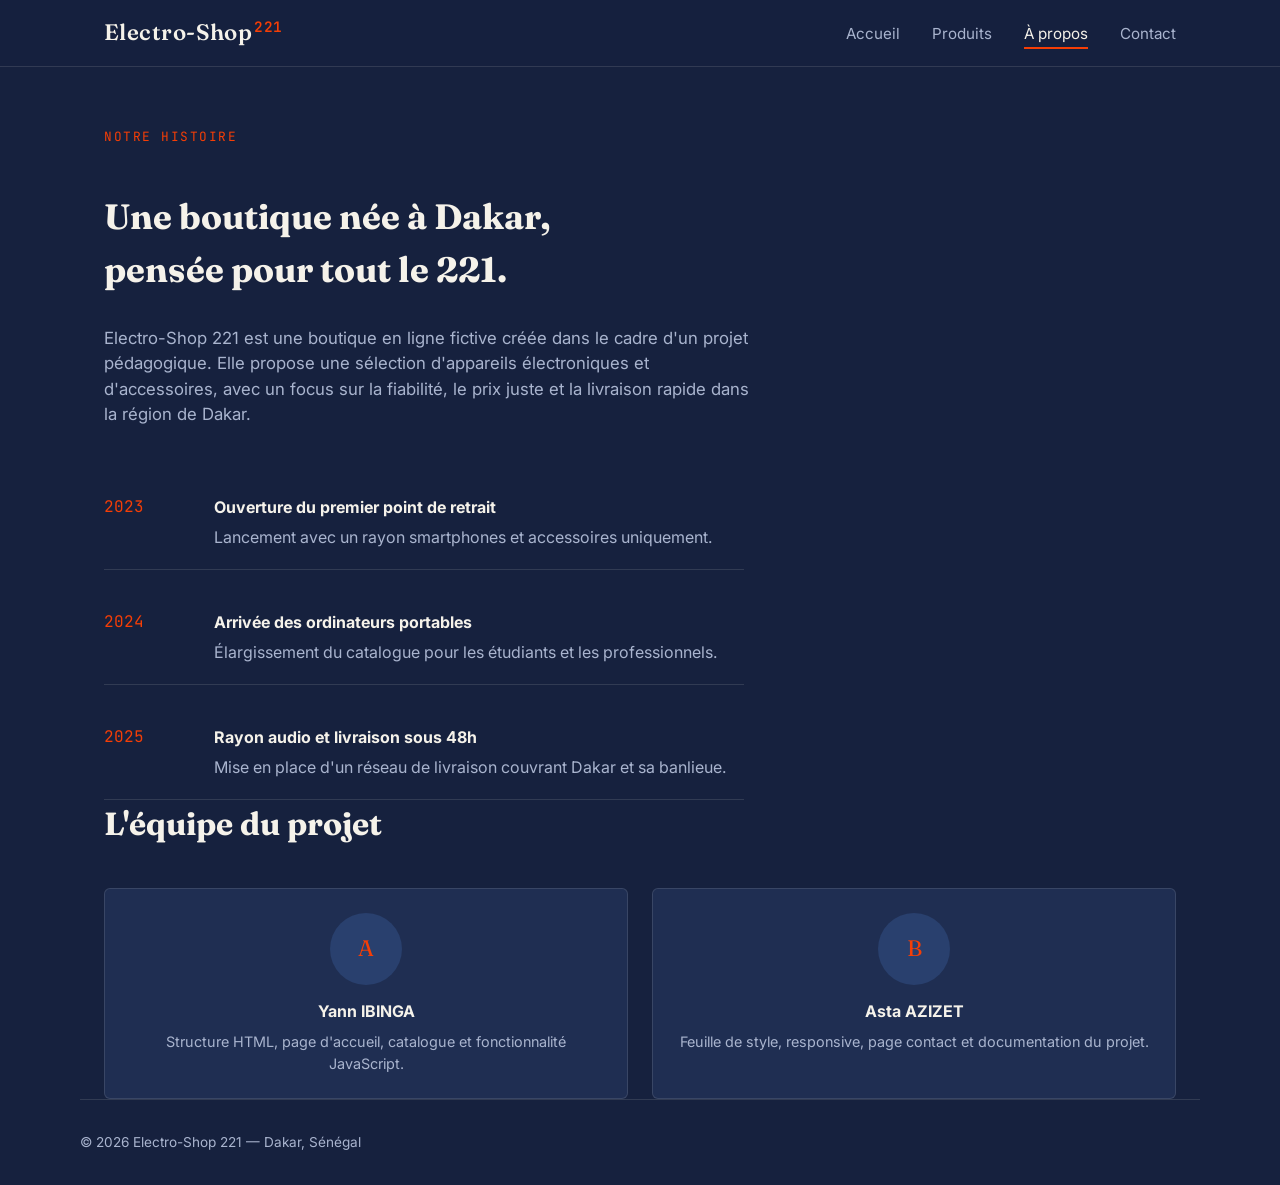
<file: apropos.html>
<!DOCTYPE html>
<html lang="fr">
<head>
  <meta charset="UTF-8">
  <meta name="viewport" content="width=device-width, initial-scale=1.0">
  <title>Electro-Shop 221 — À propos</title>
  <link rel="preconnect" href="https://fonts.googleapis.com">
  <link href="https://fonts.googleapis.com/css2?family=Fraunces:wght@500;600;700&family=Inter:wght@400;500;600&family=JetBrains+Mono:wght@400;500&display=swap" rel="stylesheet">
  <link rel="stylesheet" href="style.css">
</head>
<body>

  <header class="site-header">
    <div class="nav-inner">
      <a href="index.html" class="logo">Electro-Shop<span class="logo-code">221</span></a>
      <nav class="main-nav">
        <ul>
          <li><a href="index.html">Accueil</a></li>
          <li><a href="produits.html">Produits</a></li>
          <li><a href="apropos.html" class="active">À propos</a></li>
          <li><a href="contact.html">Contact</a></li>
        </ul>
      </nav>
      <button class="nav-toggle" aria-label="Ouvrir le menu" aria-expanded="false">
        <span></span><span></span><span></span>
      </button>
    </div>
  </header>

  <section class="container" style="padding-top:56px;">
    <span class="eyebrow">Notre histoire</span>
    <h2 style="font-family:var(--font-display); font-size:2.2rem; max-width:20ch;">Une boutique née à Dakar, pensée pour tout le 221.</h2>
    <p style="color:var(--text-muted); max-width:60ch; font-size:1.05rem;">
      Electro-Shop 221 est une boutique en ligne fictive créée dans le cadre d'un projet pédagogique.
      Elle propose une sélection d'appareils électroniques et d'accessoires, avec un focus sur la
      fiabilité, le prix juste et la livraison rapide dans la région de Dakar.
    </p>

    <div class="timeline" style="margin-top:48px; max-width:640px;">
      <div class="timeline-item">
        <span class="year">2023</span>
        <div>
          <strong>Ouverture du premier point de retrait</strong>
          <p style="color:var(--text-muted); margin:6px 0 0;">Lancement avec un rayon smartphones et accessoires uniquement.</p>
        </div>
      </div>
      <div class="timeline-item">
        <span class="year">2024</span>
        <div>
          <strong>Arrivée des ordinateurs portables</strong>
          <p style="color:var(--text-muted); margin:6px 0 0;">Élargissement du catalogue pour les étudiants et les professionnels.</p>
        </div>
      </div>
      <div class="timeline-item">
        <span class="year">2025</span>
        <div>
          <strong>Rayon audio et livraison sous 48h</strong>
          <p style="color:var(--text-muted); margin:6px 0 0;">Mise en place d'un réseau de livraison couvrant Dakar et sa banlieue.</p>
        </div>
      </div>
    </div>
  </section>

  <section class="container">
    <div class="section-head">
      <div>
        <h2>L'équipe du projet</h2>
      </div>
    </div>
    <div class="team-grid">
      <div class="team-card">
        <div class="avatar">A</div>
        <strong>Yann IBINGA</strong>
        <p style="color:var(--text-muted); font-size:0.9rem; margin:8px 0 0;">Structure HTML, page d'accueil, catalogue et fonctionnalité JavaScript.</p>
      </div>
      <div class="team-card">
        <div class="avatar">B</div>
        <strong>Asta AZIZET</strong>
        <p style="color:var(--text-muted); font-size:0.9rem; margin:8px 0 0;">Feuille de style, responsive, page contact et documentation du projet.</p>
      </div>
    </div>
  </section>

  <footer class="site-footer container">
    <span>© 2026 Electro-Shop 221 — Dakar, Sénégal</span>
  </footer>

  <script src="script.js"></script>
</body>
</html>
</file>
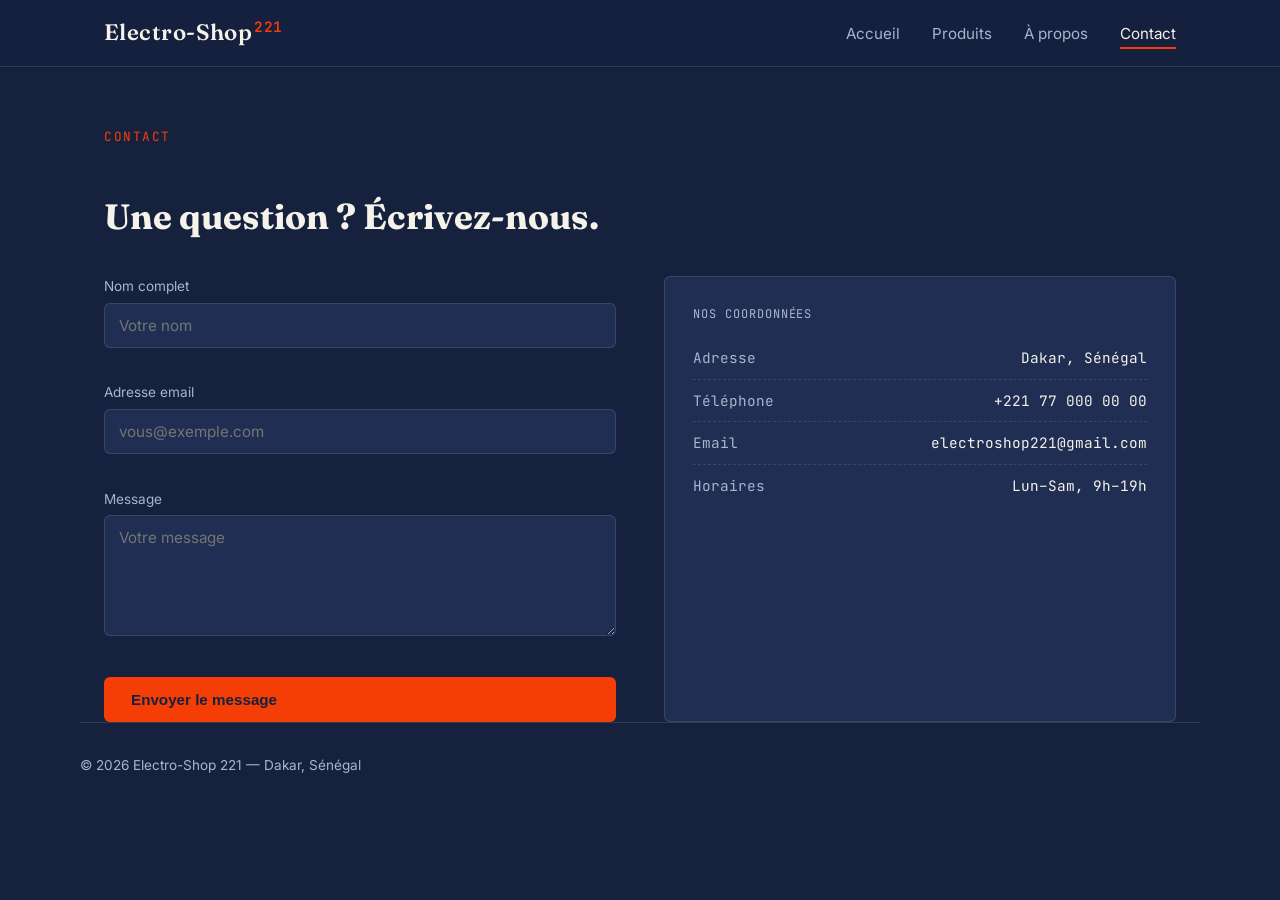
<file: contact.html>
<!DOCTYPE html>
<html lang="fr">
<head>
  <meta charset="UTF-8">
  <meta name="viewport" content="width=device-width, initial-scale=1.0">
  <title>Electro-Shop 221 — Contact</title>
  <link rel="preconnect" href="https://fonts.googleapis.com">
  <link href="https://fonts.googleapis.com/css2?family=Fraunces:wght@500;600;700&family=Inter:wght@400;500;600&family=JetBrains+Mono:wght@400;500&display=swap" rel="stylesheet">
  <link rel="stylesheet" href="style.css">
</head>
<body>

  <header class="site-header">
    <div class="nav-inner">
      <a href="index.html" class="logo">Electro-Shop<span class="logo-code">221</span></a>
      <nav class="main-nav">
        <ul>
          <li><a href="index.html">Accueil</a></li>
          <li><a href="produits.html">Produits</a></li>
          <li><a href="apropos.html">À propos</a></li>
          <li><a href="contact.html" class="active">Contact</a></li>
        </ul>
      </nav>
      <button class="nav-toggle" aria-label="Ouvrir le menu" aria-expanded="false">
        <span></span><span></span><span></span>
      </button>
    </div>
  </header>

  <section class="container" style="padding-top:56px;">
    <span class="eyebrow">Contact</span>
    <h2 style="font-family:var(--font-display); font-size:2.2rem;">Une question ? Écrivez-nous.</h2>

    <div class="contact-layout" style="margin-top:32px;">
      <form class="contact-form" novalidate>
        <div class="form-status"></div>

        <div class="field">
          <label for="name">Nom complet</label>
          <input type="text" id="name" name="name" placeholder="Votre nom">
          <div class="error-msg" id="name-error"></div>
        </div>

        <div class="field">
          <label for="email">Adresse email</label>
          <input type="email" id="email" name="email" placeholder="vous@exemple.com">
          <div class="error-msg" id="email-error"></div>
        </div>

        <div class="field">
          <label for="message">Message</label>
          <textarea id="message" name="message" rows="5" placeholder="Votre message"></textarea>
          <div class="error-msg" id="message-error"></div>
        </div>

        <button type="submit" class="btn btn-primary">Envoyer le message</button>
      </form>

      <div class="contact-info hero-panel">
        <div class="hero-panel-title">Nos coordonnées</div>
        <div class="spec-line"><span>Adresse</span><span>Dakar, Sénégal</span></div>
        <div class="spec-line"><span>Téléphone</span><span>+221 77 000 00 00</span></div>
        <div class="spec-line"><span>Email</span><span>electroshop221@gmail.com</span></div>
        <div class="spec-line"><span>Horaires</span><span>Lun–Sam, 9h–19h</span></div>
      </div>
    </div>
  </section>

  <footer class="site-footer container">
    <span>© 2026 Electro-Shop 221 — Dakar, Sénégal</span>
  </footer>

  <script src="script.js"></script>
</body>
</html>
</file>
<file: style.css>
:root {
  --bg: #16213E;
  --bg-panel: #1F2E52;
  --bg-panel-light: #29406e;
  --gold: #f53e06;
  --teal: #2FBF9F;
  --text: #F5F2EA;
  --text-muted: #A9B4CE;
  --border: rgba(245, 242, 234, 0.12);

  --font-display: "Fraunces", Georgia, serif;
  --font-body: "Inter", system-ui, -apple-system, sans-serif;
  --font-mono: "JetBrains Mono", "Courier New", monospace;

  --radius: 6px;
  --container: 1120px;
}

* {
  box-sizing: border-box;
}

html {
  scroll-behavior: smooth;
}

body {
  margin: 0;
  background: var(--bg);
  color: var(--text);
  font-family: var(--font-body);
  line-height: 1.5;
}

a {
  color: inherit;
  text-decoration: none;
}

img {
  max-width: 100%;
  display: block;
}

.container {
  max-width: var(--container);
  margin: 0 auto;
  padding: 0 24px;
}



header.site-header {
  position: sticky;
  top: 0;
  z-index: 50;
  background: rgba(22, 33, 62, 0.92);
  backdrop-filter: blur(6px);
  border-bottom: 1px solid var(--border);
}

.nav-inner {
  display: flex;
  align-items: center;
  justify-content: space-between;
  padding: 16px 24px;
  max-width: var(--container);
  margin: 0 auto;
}

.logo {
  font-family: var(--font-display);
  font-size: 1.4rem;
  font-weight: 600;
  letter-spacing: 0.02em;
}

.logo .logo-code {
  color: var(--gold);
  font-family: var(--font-mono);
  font-size: 0.9rem;
  vertical-align: super;
  margin-left: 2px;
}

nav.main-nav ul {
  list-style: none;
  display: flex;
  gap: 32px;
  margin: 0;
  padding: 0;
}

nav.main-nav a {
  font-size: 0.95rem;
  color: var(--text-muted);
  transition: color 0.2s ease;
  position: relative;
}

nav.main-nav a:hover,
nav.main-nav a.active {
  color: var(--text);
}

nav.main-nav a.active::after {
  content: "";
  position: absolute;
  left: 0;
  bottom: -6px;
  width: 100%;
  height: 2px;
  background: var(--gold);
}

.nav-toggle {
  display: none;
  flex-direction: column;
  gap: 5px;
  background: none;
  border: none;
  cursor: pointer;
  padding: 6px;
}

.nav-toggle span {
  width: 24px;
  height: 2px;
  background: var(--text);
  display: block;
}



.hero {
  padding: 96px 0 64px;
  border-bottom: 1px solid var(--border);
}

.hero-inner {
  display: grid;
  grid-template-columns: 1.2fr 1fr;
  gap: 48px;
  align-items: center;
}

.eyebrow {
  font-family: var(--font-mono);
  color: var(--gold);
  font-size: 0.8rem;
  letter-spacing: 0.12em;
  text-transform: uppercase;
  margin-bottom: 16px;
  display: inline-block;
}

.hero h1 {
  font-family: var(--font-display);
  font-size: clamp(2.2rem, 4vw, 3.4rem);
  line-height: 1.1;
  margin: 0 0 20px;
}

.hero p.lead {
  color: var(--text-muted);
  font-size: 1.1rem;
  max-width: 46ch;
  margin-bottom: 32px;
}

.hero-panel {
  background: var(--bg-panel);
  border: 1px solid var(--border);
  border-radius: var(--radius);
  padding: 28px;
}

.hero-panel-title {
  font-family: var(--font-mono);
  font-size: 0.75rem;
  color: var(--text-muted);
  letter-spacing: 0.08em;
  text-transform: uppercase;
  margin-bottom: 14px;
}

.spec-line {
  display: flex;
  justify-content: space-between;
  padding: 10px 0;
  border-bottom: 1px dashed var(--border);
  font-family: var(--font-mono);
  font-size: 0.9rem;
}

.spec-line:last-child {
  border-bottom: none;
}

.spec-line span:first-child {
  color: var(--text-muted);
}



.btn {
  display: inline-flex;
  align-items: center;
  gap: 8px;
  padding: 13px 26px;
  border-radius: var(--radius);
  font-weight: 600;
  font-size: 0.95rem;
  border: 1px solid transparent;
  cursor: pointer;
}

.btn-primary {
  background: var(--gold);
  color: #16213E;
}

.btn-primary:hover {
  background: #eeb96e;
}

.btn-outline {
  border-color: var(--border);
  color: var(--text);
}

.btn-outline:hover {
  border-color: var(--gold);
}



section {
  padding: 72px 0;
}

.section-head {
  display: flex;
  justify-content: space-between;
  align-items: flex-end;
  margin-bottom: 40px;
  flex-wrap: wrap;
  gap: 16px;
}

.section-head h2 {
  font-family: var(--font-display);
  font-size: 2rem;
  margin: 0;
}

.section-head p {
  color: var(--text-muted);
  max-width: 40ch;
  margin: 0;
}



.categories {
  display: flex;
  gap: 12px;
  flex-wrap: wrap;
  margin-bottom: 40px;
}

.chip {
  font-family: var(--font-mono);
  font-size: 0.82rem;
  padding: 8px 16px;
  border: 1px solid var(--border);
  border-radius: 999px;
  background: transparent;
  color: var(--text-muted);
  cursor: pointer;
  transition: all 0.15s ease;
}

.chip:hover {
  border-color: var(--gold);
  color: var(--text);
}

.chip.active {
  background: var(--gold);
  border-color: var(--gold);
  color: #16213E;
}



.product-grid {
  display: grid;
  grid-template-columns: repeat(auto-fill, minmax(240px, 1fr));
  gap: 28px;
}

.product-card {
  background: var(--bg-panel);
  border: 1px solid var(--border);
  border-radius: var(--radius);
  overflow: hidden;
  transition: transform 0.2s ease, border-color 0.2s ease;
}

.product-card:hover {
  transform: translateY(-4px);
  border-color: var(--gold);
}

.product-card .thumb {
  aspect-ratio: 4 / 3;
  overflow: hidden;
  background: var(--bg-panel-light);
}

.product-card .thumb img {
  width: 100%;
  height: 100%;
  object-fit: cover;
}

.product-body {
  padding: 18px 18px 20px;
}

.product-cat {
  font-family: var(--font-mono);
  font-size: 0.7rem;
  color: var(--gold);
  text-transform: uppercase;
  letter-spacing: 0.08em;
}

.product-name {
  font-family: var(--font-display);
  font-size: 1.15rem;
  margin: 6px 0 12px;
}


.price-tag {
  display: flex;
  align-items: baseline;
  justify-content: space-between;
  font-family: var(--font-mono);
  padding-top: 12px;
  border-top: 1px dashed var(--border);
  position: relative;
}

.price-tag .amount {
  font-size: 1.1rem;
  color: var(--teal);
  font-weight: 700;
}

.price-tag .currency {
  font-size: 0.7rem;
  color: var(--text-muted);
}



.timeline {
  display: grid;
  gap: 20px;
}

.timeline-item {
  display: grid;
  grid-template-columns: 90px 1fr;
  gap: 20px;
  padding: 20px 0;
  border-bottom: 1px solid var(--border);
}

.timeline-item .year {
  font-family: var(--font-mono);
  color: var(--gold);
}

.team-grid {
  display: grid;
  grid-template-columns: repeat(auto-fit, minmax(220px, 1fr));
  gap: 24px;
  margin-top: 32px;
}

.team-card {
  background: var(--bg-panel);
  border: 1px solid var(--border);
  border-radius: var(--radius);
  padding: 24px;
  text-align: center;
}

.team-card .avatar {
  width: 72px;
  height: 72px;
  border-radius: 50%;
  background: var(--bg-panel-light);
  margin: 0 auto 14px;
  display: flex;
  align-items: center;
  justify-content: center;
  font-family: var(--font-display);
  color: var(--gold);
  font-size: 1.4rem;
}



.contact-layout {
  display: grid;
  grid-template-columns: 1fr 1fr;
  gap: 48px;
}

form.contact-form {
  display: grid;
  gap: 18px;
}

.field label {
  display: block;
  font-size: 0.85rem;
  color: var(--text-muted);
  margin-bottom: 6px;
}

.field input,
.field textarea {
  width: 100%;
  padding: 12px 14px;
  border-radius: var(--radius);
  border: 1px solid var(--border);
  background: var(--bg-panel);
  color: var(--text);
  font-family: var(--font-body);
  font-size: 0.95rem;
}

.field input:focus,
.field textarea:focus {
  outline: 2px solid var(--gold);
  outline-offset: 1px;
}

.error-msg {
  color: #e57373;
  font-size: 0.8rem;
  margin-top: 4px;
  min-height: 1em;
}

.form-status {
  padding: 12px 14px;
  border-radius: var(--radius);
  font-size: 0.9rem;
  display: none;
}

.form-status.visible {
  display: block;
}

.form-status.success {
  background: rgba(47, 191, 159, 0.15);
  color: var(--teal);
  border: 1px solid var(--teal);
}

.contact-info .spec-line span:first-child {
  min-width: 90px;
}


footer.site-footer {
  border-top: 1px solid var(--border);
  padding: 32px 0;
  color: var(--text-muted);
  font-size: 0.85rem;
  display: flex;
  justify-content: space-between;
  flex-wrap: wrap;
  gap: 12px;
}



@media (max-width: 800px) {
  .hero-inner,
  .contact-layout {
    grid-template-columns: 1fr;
  }

  nav.main-nav {
    position: fixed;
    top: 64px;
    left: 0;
    right: 0;
    background: var(--bg-panel);
    border-bottom: 1px solid var(--border);
    display: none;
    flex-direction: column;
    padding: 16px 24px 24px;
  }

  nav.main-nav.open {
    display: flex;
  }

  nav.main-nav ul {
    flex-direction: column;
    gap: 18px;
  }

  .nav-toggle {
    display: flex;
  }
}
</file>
